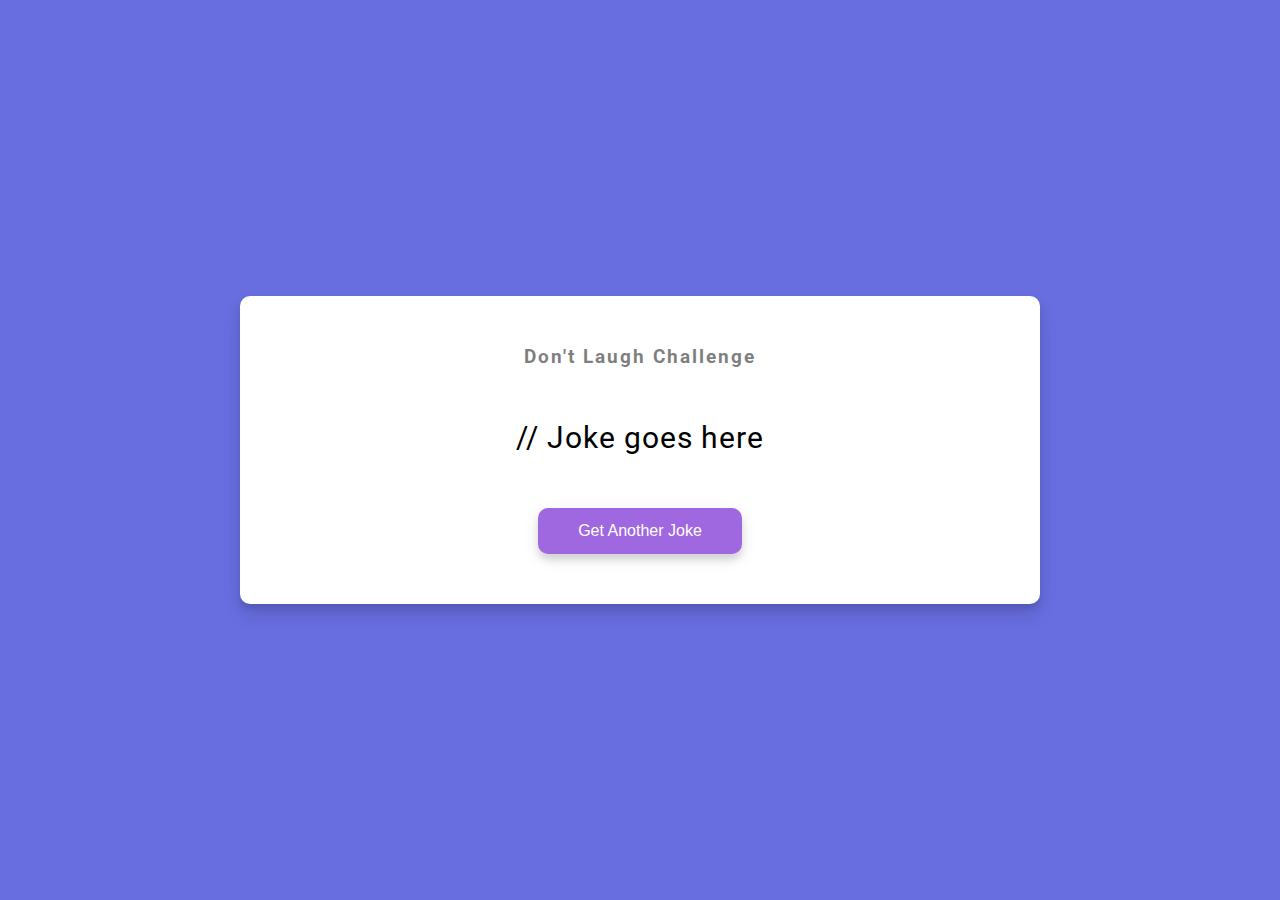
<file: dad_jokes/index.html>
<!DOCTYPE html>
<html>
    <head>
        <meta charset="utf-8">
        <meta http-equiv="X-UA-Compatible" content="IE=edge">
        <title>Dad Jokes</title>
        <meta name="description" content="">
        <meta name="viewport" content="width=device-width, initial-scale=1">
        <link rel="stylesheet" href="style.css">
        <link rel="icon" type="image/png" href="favicon.png"
    </head>
    <body>
        <div class="container">
            <h3>Don't Laugh Challenge</h3>
            <div id="joke" class="joke">// Joke goes here</div>
            <button id="jokeBtn" class="btn">Get Another Joke</button>
        </div>

        <script src="script.js" async defer></script>
    </body>
</html>
</file>
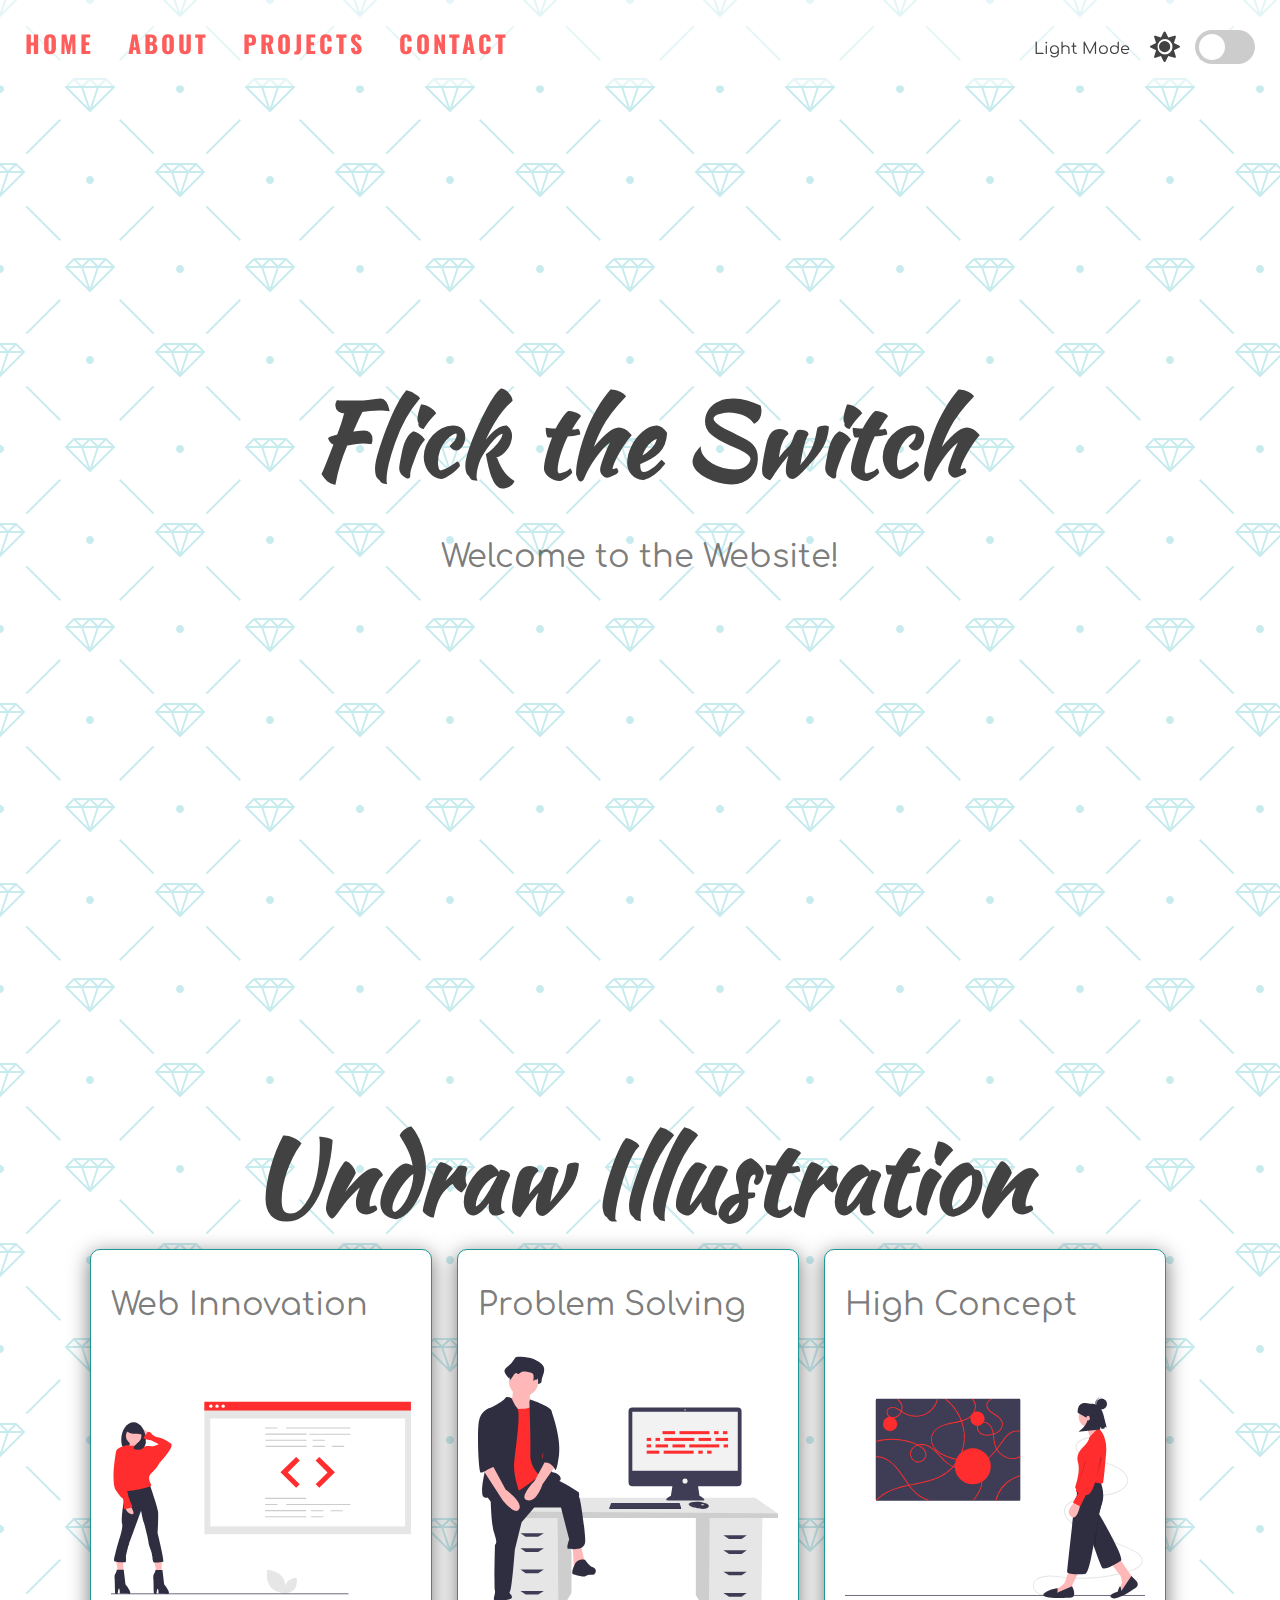
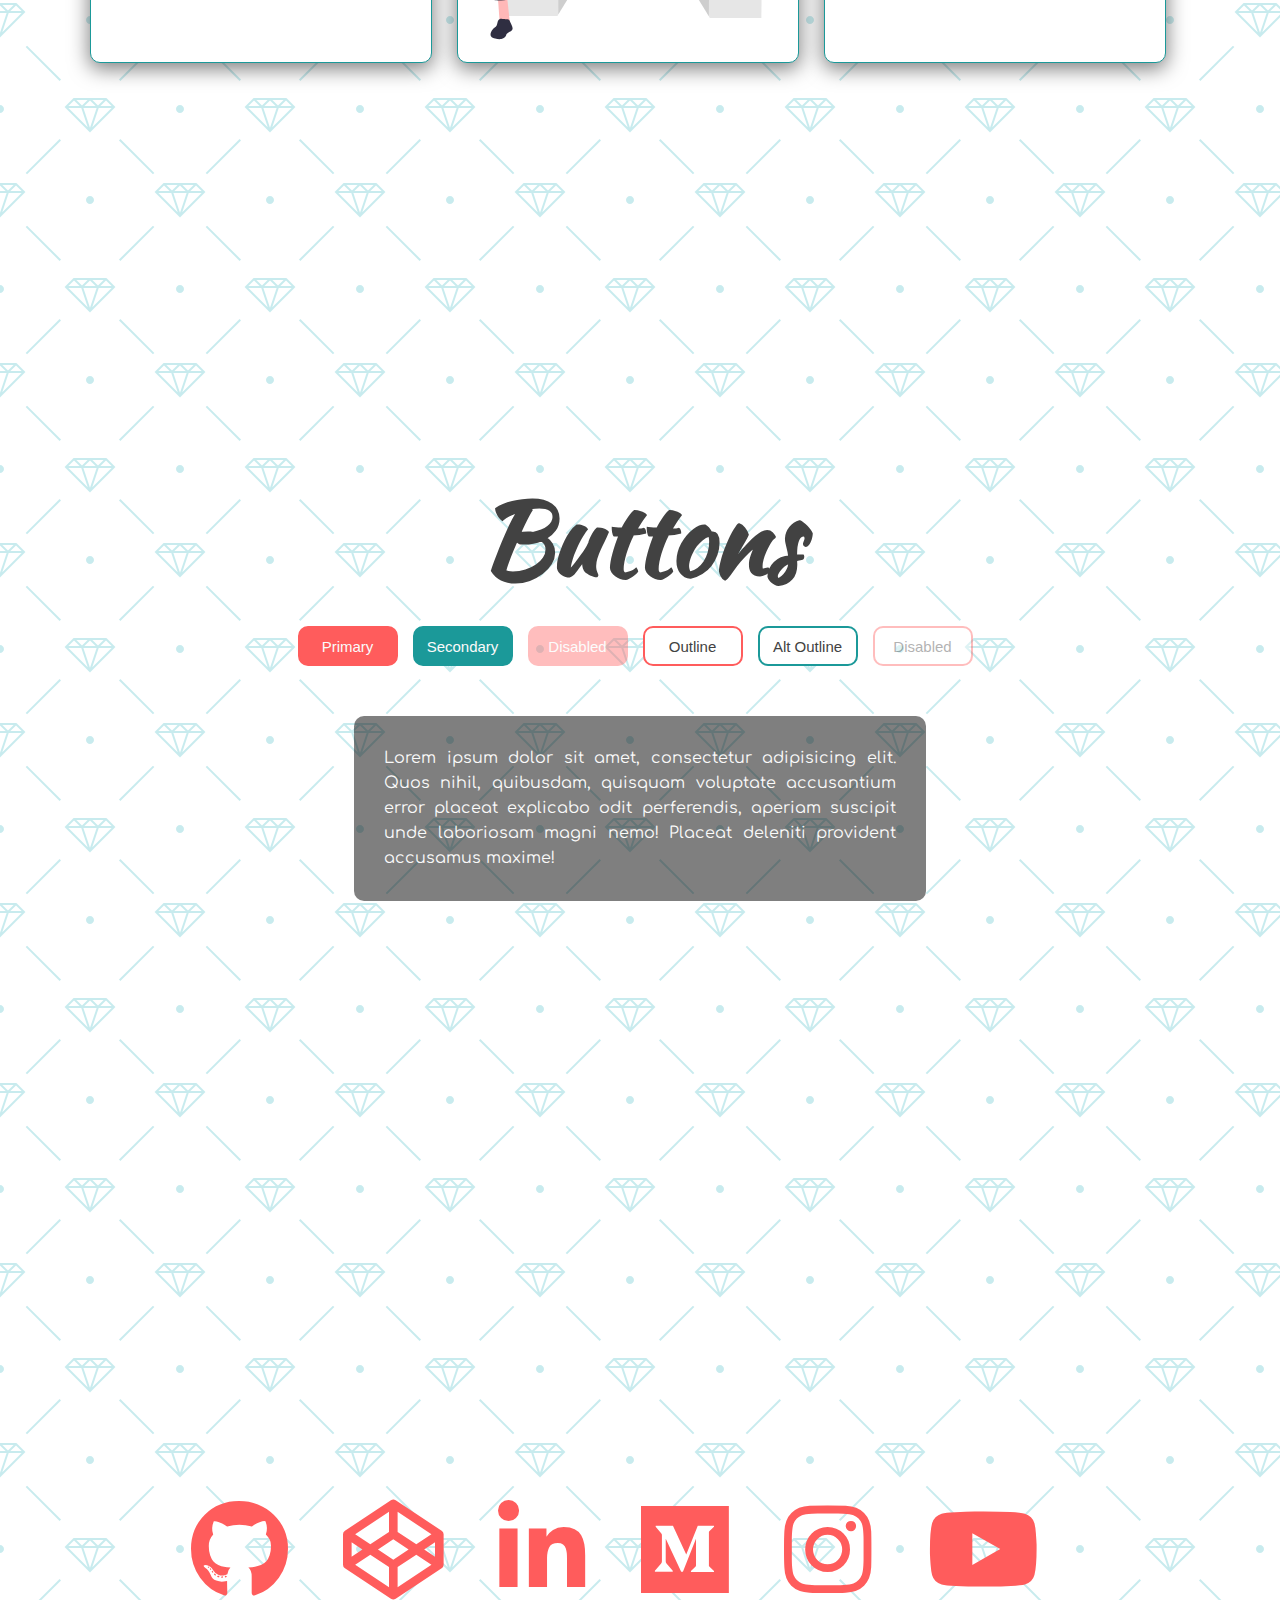
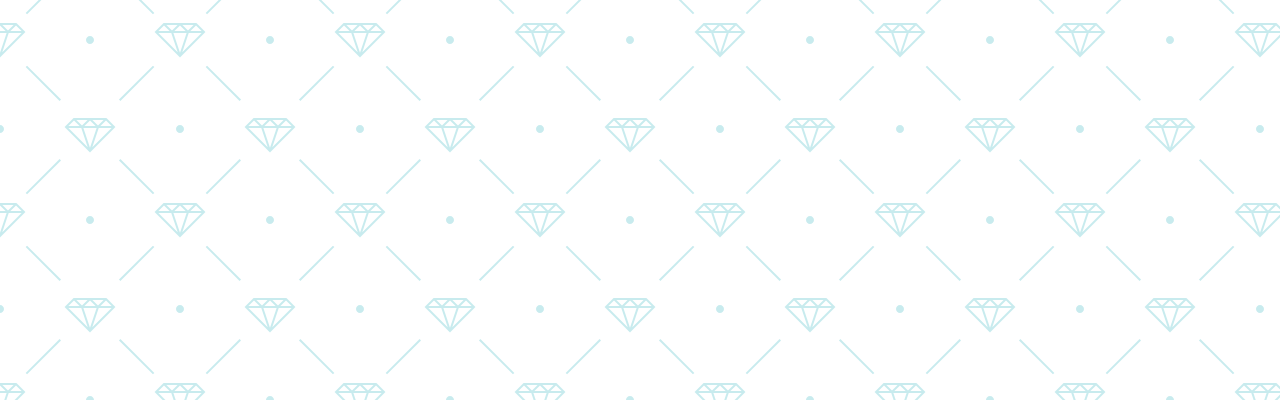
<file: light_dark_mode/index.html>
<!DOCTYPE html>
<html>
    <head>
        <meta charset="utf-8">
        <meta http-equiv="X-UA-Compatible" content="IE=edge">
        <title>Light Dark Mode</title>
        <meta name="description" content="">
        <meta name="viewport" content="width=device-width, initial-scale=1">
        <link rel="stylesheet" href="style.css">
        <link rel="icon" type="image/png" href="favicon.png">
        <link rel="icon" type="image/png" href="https://s2.googleusercontent.com/s2/favicons?domain=www.jacinto.design">
        <link rel="stylesheet" href="https://cdnjs.cloudflare.com/ajax/libs/font-awesome/5.10.2/css/all.min.css"/>

    </head>
    <body>
        <!-- Dark Mode Switch -->
        <div class="theme-switch-wrapper">
            <span id="toggle-icon">
                <span class="toggle-text">Light Mode</span>
                <i class="fas fa-sun"></i>
            </span>
            <label class="theme-switch">
                <input type="checkbox">
                <div class="slider round"></div>
            </label>
        </div>        
        <!-- Navigation -->
        <nav id="nav">
            <a href="#home">HOME</a>
            <a href="#about">ABOUT</a>
            <a href="#projects">PROJECTS</a>
            <a href="#contact">CONTACT</a>
        </nav>
        <!-- HOME SECTION -->
        <section id="home">
            <div class="title-group">
                <h1>Flick the Switch</h1>
                <h2>Welcome to the Website!</h2>
            </div>
        </section>
        <!-- About Section -->
        <section id="about">
            <h1>Undraw Illustration</h1>
            <div class="about-container">
                <div class="image-container">
                    <h2>Web Innovation</h2>
                    <img src="img/undraw_proud_coder_light.svg" alt="Proud Coder" id="image1">
                </div>
                <div class="image-container">
                    <h2>Problem Solving</h2>
                    <img src="img/undraw_feeling_proud_light.svg" alt="Proud Coder" id="image2">
                </div>
                <div class="image-container">
                    <h2>High Concept</h2>
                    <img src="img/undraw_conceptual_idea_light.svg" alt="Idea" id="image3">
                </div>
            </div>
        </section>
        <!-- Project Section -->
        <section id="projects">
            <h1>Buttons</h1>
            <div class="buttons">
                <button class="primary">Primary</button>
                <button class="secondary">Secondary</button>
                <button class="primary" disabled>Disabled</button>
                <button class="outline">Outline</button>
                <button class="secondary outline">Alt Outline</button>
                <button class="outline" disabled>Disabled</button>
            </div>
            <div class="text-box" id="text-box">
                <p>Lorem ipsum dolor sit amet, consectetur adipisicing elit. Quos nihil, quibusdam, quisquam voluptate accusantium error placeat explicabo odit perferendis, aperiam suscipit unde laboriosam magni nemo! Placeat deleniti provident accusamus maxime!</p>
            </div>
        </section>
        <!-- Contact Section -->
        <section id="contact">
            <div class="social-icons">
                <i class="fab fa-github"></i>
                <i class="fab fa-codepen"></i>
                <i class="fab fa-linkedin-in"></i>
                <i class="fab fa-medium"></i>
                <i class="fab fa-instagram"></i>
                <i class="fab fa-youtube"></i>
            </div>
        </section>
        <!-- Script -->
        <script src="script.js" async defer></script>
    </body>
</html>
</file>
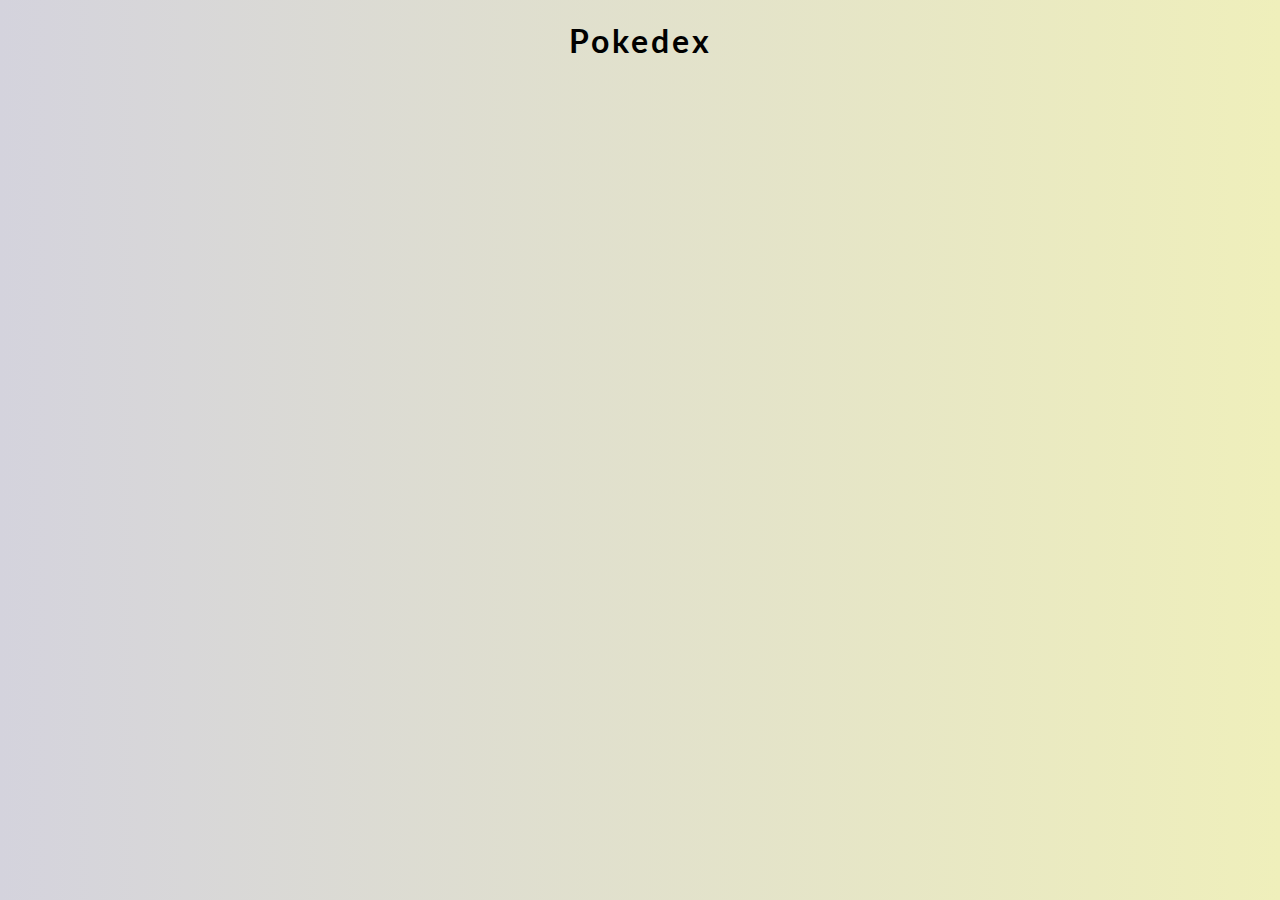
<file: pokedex/index.html>
<!DOCTYPE html>
<html lang="en">
<head>
    <meta charset="UTF-8">
    <meta http-equiv="X-UA-Compatible" content="IE=edge">
    <meta name="viewport" content="width=device-width, initial-scale=1.0">
    <link rel="stylesheet" href="style.css">
    <link rel="icon" href="favicon.png" type="image/png">
    <title>Pokedex</title>
</head>
<body>
    <h1>Pokedex</h1>
    <div class="poke-container"  id="poke-container"></div>

    <script src="script.js"></script>
</body>
</html>
</file>
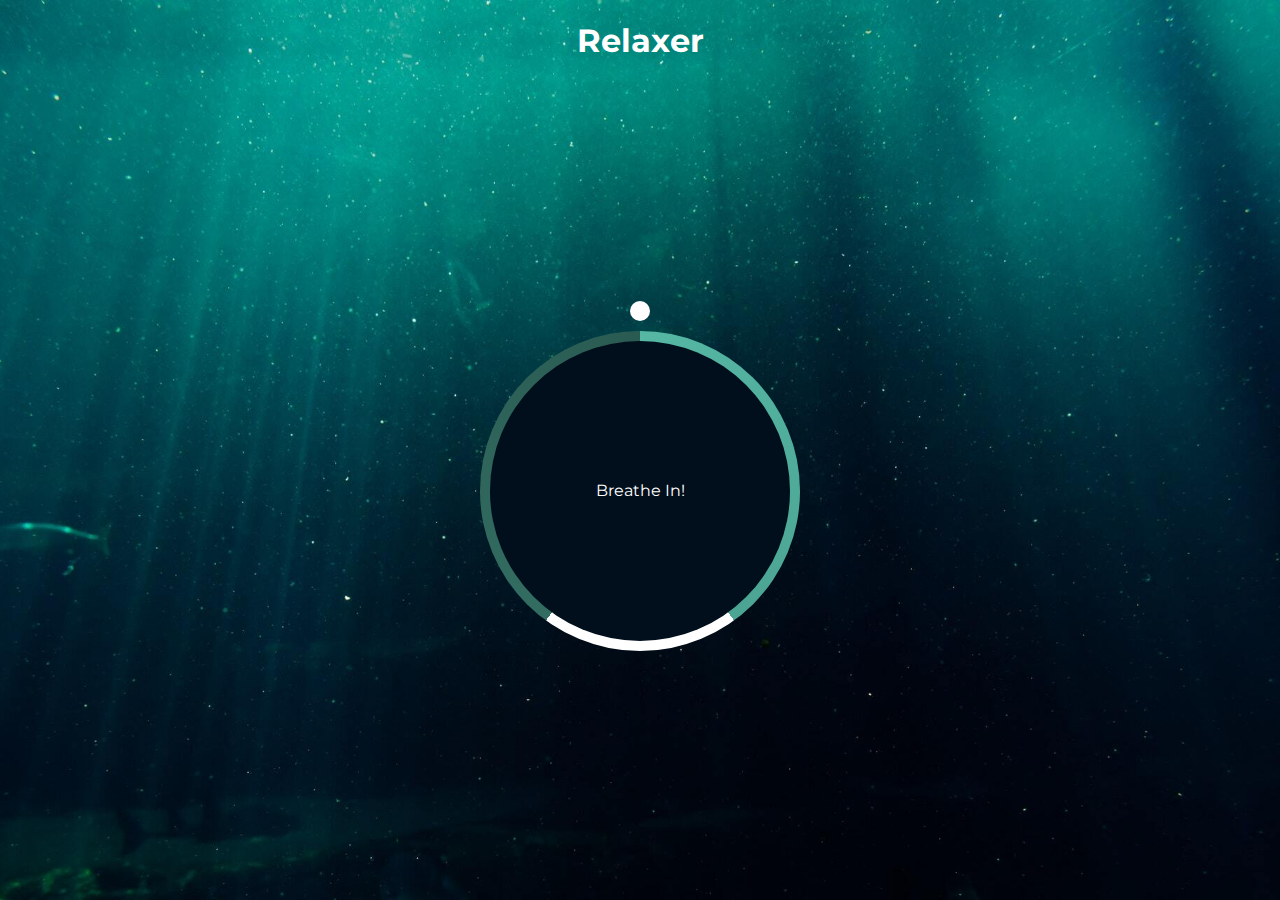
<file: relaxer/index.html>
<!DOCTYPE html>
<html lang="en">
<head>
    <meta charset="UTF-8">
    <meta http-equiv="X-UA-Compatible" content="IE=edge">
    <meta name="viewport" content="width=device-width, initial-scale=1.0">
    <link rel="stylesheet" href="style.css"/>
    <link rel="icon" type="image/png" href="favicon.png">
    <title>Relaxer</title>
</head>
<body>
    <h1>Relaxer</h1>

    <div class="container" id="container">
        <!-- parent container -->
        <div class="circle"></div>
        <!-- circle container -->
        <p id="text"></p>

        <div class="pointer-container">
            <!-- container that rotates -->
            <span class="pointer"></span>
        </div>

        <div class="gradient-circle"></div>
        <!-- container with gradient colors -->
    </div>

    <script src="script.js"></script>
</body>
</html>
</file>
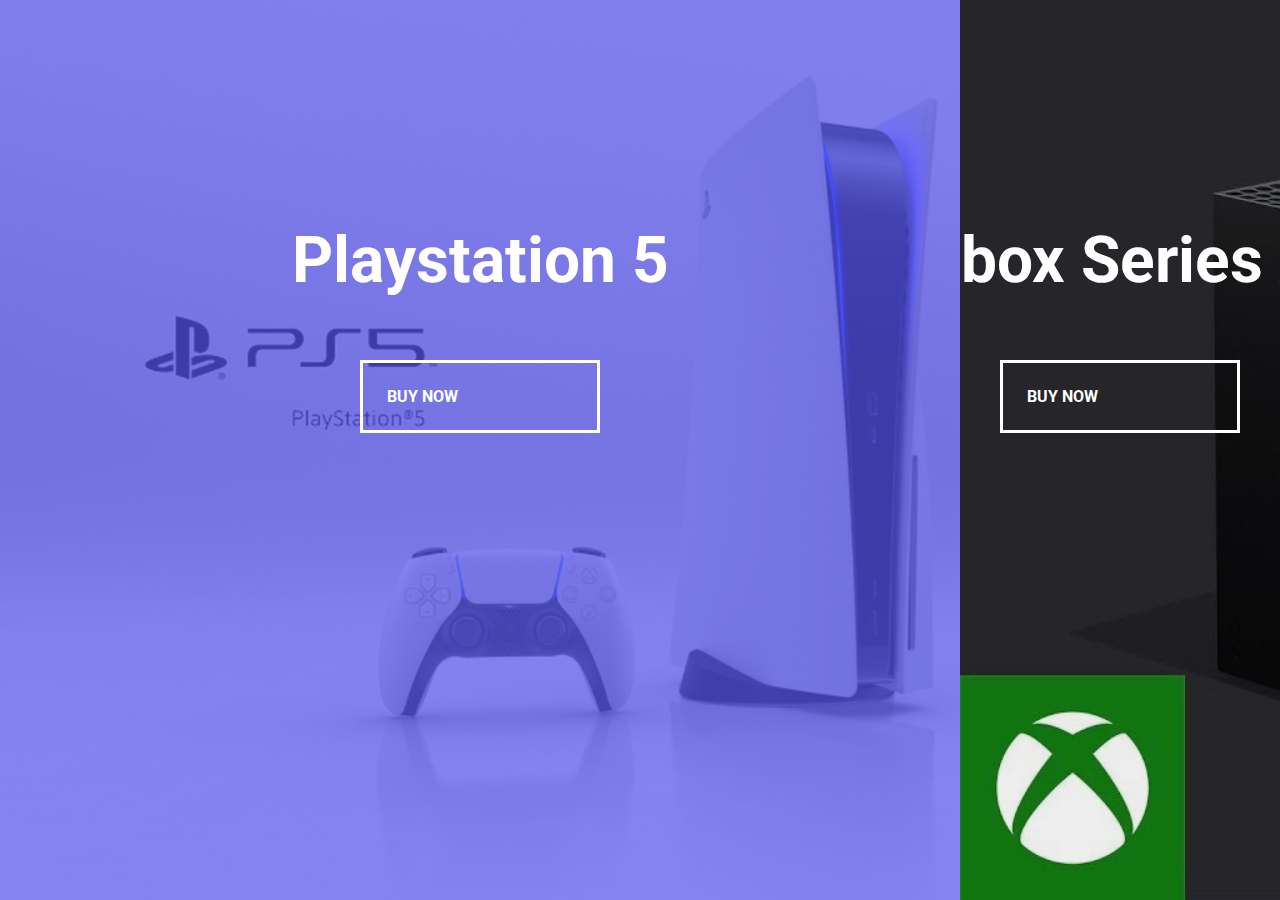
<file: the_choice/index.html>
<!DOCTYPE html>
<html>
    <head>
        <meta charset="utf-8">
        <meta http-equiv="X-UA-Compatible" content="IE=edge">
        <title>The Choice</title>
        <meta name="description" content="">
        <meta name="viewport" content="width=device-width, initial-scale=1">
        <link rel="icon" type="image/png" href="favicon.png">
        <link rel="stylesheet" href="style.css">
    </head>
    <body>
        <div class="container">
            <div class="split left">
                <!--two different class names: split and left. split will affect both div container, but left will only affect the first one because it has left in its classList-->
                <h1>Playstation 5</h1>
                <!-- h1 tag for left container -->
                <a href="https://www.youtube.com/watch?v=FzG4uDgje3M" target="_blank" rel="noopener noreferrer" class="btn">Buy Now</a>
            </div>
            <div class="split right">
                <!--two different class names: split and right. split will affect both div container, but right will only affect the first one because it has right in its classList-->
                <h1>Xbox Series X</h1>
                <!-- h1 tag for right container -->
                <a href="https://www.youtube.com/watch?v=FzG4uDgje3M" target="_blank" rel="noopener noreferrer" class="btn">Buy Now</a>
            </div>
        </div>
        
        <script src="script.js" async defer></script>
    </body>
</html>
</file>
<file: dad_jokes/style.css>
@import url("https://fonts.googleapis.com/css2?family=Roboto:wght@400;700&display=swap");

* {
  box-sizing: border-box;
}

body {
  background-color: #686de0;
  font-family: "Roboto", sans-serif;
  display: flex;
  flex-direction: column;
  align-items: center;
  justify-content: center;
  height: 100vh;
  overflow: hidden;
  margin: 0;
  padding: 20px;
}
.container {
  background-color: #fff;
  border-radius: 10px;
  box-shadow: 0 10px 20px rgba(0, 0, 0, 0.1), 0 6px 6px rgba(0, 0, 0, 0.1);
  padding: 50px 20px;
  text-align: center;
  max-width: 100%;
  width: 800px;
}
h3 {
  margin: 0;
  opacity: 0.5;
  letter-spacing: 2px;
}
.joke {
  font-size: 30px;
  letter-spacing: 1px;
  line-height: 40px;
  margin: 50px auto;
  max-width: 600px;
}
.btn {
  background-color: #9f68e0;
  color: #fff;
  border: 0;
  border-radius: 10px;
  box-shadow: 0 5px 15px rgba(0, 0, 0, 0.1), 0 6px 6px rgba(0, 0, 0, 0.1);
  padding: 14px 40px;
  font-size: 16px;
  cursor: pointer;
}

.btn:active {
  transform: scale(0.98);
}

.btn:focus {
  outline: 0;
}
</file>
<file: light_dark_mode/style.css>
@import url('https://fonts.googleapis.com/css2?family=Comfortaa&family=Kaushan+Script&family=Oswald&display=swap');
:root {
  --primary-color: rgb(255, 92, 92);
  --primary-variant: #ff2d2d;
  --secondary-color: #1b9999;
  --on-primary: rgb(250, 250, 250);
  --on-background: rgb(66, 66, 66);
  --on-background-alt: rgba(66, 66, 66, 0.7);
  --background: rgb(255, 255, 255);
  --box-shadow: 0 5px 20px 1px rgba(0, 0, 0, 0.5);
}
[data-theme="dark"] {
  --primary-color: rgb(150, 65, 255);
  --primary-variant: #6c63ff;
  --secondary-color: #03dac5;
  --on-primary: #000;
  --on-background: rgba(255, 255, 255, 0.9);
  --on-background-alt: rgba(255, 255, 255, 0.7);
  --background: #121212;
}
html {
  box-sizing: border-box;
  scroll-behavior: smooth;
}
body {
  margin: 0;
  color: var(--on-background);
  font-family: Comfortaa, sans-serif;
  background-color: var(--background);
  background-image: url("data:image/svg+xml,%3Csvg width='180' height='180' viewBox='0 0 180 180' xmlns='http://www.w3.org/2000/svg'%3E%3Cpath d='M81.28 88H68.413l19.298 19.298L81.28 88zm2.107 0h13.226L90 107.838 83.387 88zm15.334 0h12.866l-19.298 19.298L98.72 88zm-32.927-2.207L73.586 78h32.827l.5.5 7.294 7.293L115.414 87l-24.707 24.707-.707.707L64.586 87l1.207-1.207zm2.62.207L74 80.414 79.586 86H68.414zm16 0L90 80.414 95.586 86H84.414zm16 0L106 80.414 111.586 86h-11.172zm-8-6h11.173L98 85.586 92.414 80zM82 85.586L87.586 80H76.414L82 85.586zM17.414 0L.707 16.707 0 17.414V0h17.414zM4.28 0L0 12.838V0h4.28zm10.306 0L2.288 12.298 6.388 0h8.198zM180 17.414L162.586 0H180v17.414zM165.414 0l12.298 12.298L173.612 0h-8.198zM180 12.838L175.72 0H180v12.838zM0 163h16.413l.5.5 7.294 7.293L25.414 172l-8 8H0v-17zm0 10h6.613l-2.334 7H0v-7zm14.586 7l7-7H8.72l-2.333 7h8.2zM0 165.414L5.586 171H0v-5.586zM10.414 171L16 165.414 21.586 171H10.414zm-8-6h11.172L8 170.586 2.414 165zM180 163h-16.413l-7.794 7.793-1.207 1.207 8 8H180v-17zm-14.586 17l-7-7h12.865l2.333 7h-8.2zM180 173h-6.613l2.334 7H180v-7zm-21.586-2l5.586-5.586 5.586 5.586h-11.172zM180 165.414L174.414 171H180v-5.586zm-8 5.172l5.586-5.586h-11.172l5.586 5.586zM152.933 25.653l1.414 1.414-33.94 33.942-1.416-1.416 33.943-33.94zm1.414 127.28l-1.414 1.414-33.942-33.94 1.416-1.416 33.94 33.943zm-127.28 1.414l-1.414-1.414 33.94-33.942 1.416 1.416-33.943 33.94zm-1.414-127.28l1.414-1.414 33.942 33.94-1.416 1.416-33.94-33.943zM0 85c2.21 0 4 1.79 4 4s-1.79 4-4 4v-8zm180 0c-2.21 0-4 1.79-4 4s1.79 4 4 4v-8zM94 0c0 2.21-1.79 4-4 4s-4-1.79-4-4h8zm0 180c0-2.21-1.79-4-4-4s-4 1.79-4 4h8z' fill='%2349bdc9' fill-opacity='0.3' fill-rule='evenodd'/%3E%3C/svg%3E");
}
section {
  min-height: 100vh;
  display: flex;
  justify-content: center;
  align-items: center;
  flex-direction: column;
}
h1 {
  font-family: Kaushan Script, sans-serif;
  font-size: 100px;
  margin-bottom: 0;
}
h2 {
  color: var(--on-background-alt);
  font-size: 32px;
  font-weight: normal;
}
/* Navigation */
nav {
  z-index: 10;
  position: fixed;
  font-family: Oswald, sans-serif;
  font-size: 24px;
  letter-spacing: 3px;
  padding: 25px;
  width: 100vw;
  background: rgb(255 255 255 / 50%);
}
a {
  margin-right: 25px;
  color: var(--primary-color);
  text-decoration: none;
  border-bottom: 3px solid transparent;
  font-weight: bold;
}
a:hover,
a:focus {
  color: var(--on-background);
  border-bottom: 3px solid;
}
/* Home Section */
.title-group {
  text-align: center;
}
/* About Section */
.about-container {
  display: flex;
}
.image-container {
  border: 1px solid var(--secondary-color);
  border-radius: 10px;
  padding: 10px 20px;
  margin-right: 25px;
  width: auto;
  background: var(--background);
  box-shadow: var(--box-shadow);
}
img {
  height: 300px;
  width: 300px;
}
/* Projects Section */
.buttons {
  margin-top: 15px;
  margin-bottom: 50px;
}
button {
  min-width: 100px;
  height: 40px;
  cursor: pointer;
  border-radius: 10px;
  margin-right: 10px;
  border: 2px solid var(--primary-color);
  font-size: 15px;
  outline: none;
}
button:disabled {
  opacity: 0.4;
  cursor: default;
}
button:hover:not(.outline) {
  filter: brightness(110%);
}
.primary {
  background: var(--primary-color);
  color: var(--on-primary);
}
.secondary {
  border: 2px solid var(--secondary-color);
}
.secondary,
.secondary:hover,
.outline.secondary:hover {
  background: var(--secondary-color);
  color: var(--on-primary);
}
.outline {
  background: var(--background);
  color: var(--on-background);
}
.outline:hover {
  background: var(--primary-color);
  color: var(--on-primary);
}
.text-box {
  width: 40%;
  text-align: justify;
  background: rgb(0 0 0 / 50%);
  color: var(--on-primary);
  border-radius: 10px;
  padding: 30px;
}
p {
  margin: 0;
  line-height: 25px;
}
/* Contact Section */
.fab {
  font-size: 100px;
  margin-right: 50px;
  cursor: pointer;
  color: var(--primary-color);
}
.fab:hover {
  color: var(--on-background);
}
/* Dark Mode Toggle */
.theme-switch-wrapper {
  display: flex;
  align-items: center;
  z-index: 100;
  position: fixed;
  right: 25px;
  top: 30px;
}
.theme-switch-wrapper span {
  margin-right: 10px;
  font-size: 1rem;
}
.toggle-text {
  position: relative;
  top: -4px;
  right: 5px;
  color: var(--on-background);
}
.theme-switch {
  display: inline-block;
  height: 34px;
  position: relative;
  width: 60px;
}
.theme-switch input {
  display: none;
}
.slider {
  background: #ccc;
  bottom: 0;
  cursor: pointer;
  left: 0;
  position: absolute;
  right: 0;
  top: 0;
  transition: 0.4s;
}
.slider::before {
  background: #fff;
  bottom: 4px;
  content: "";
  height: 26px;
  left: 4px;
  position: absolute;
  transition: 0.4s;
  width: 26px;
}
input:checked + .slider {
  background: var(--primary-color);
}
input:checked + .slider::before {
  transform: translateX(26px);
}
.slider.round {
  border-radius: 34px;
}
.slider.round::before {
  border-radius: 50%;
}
.fas {
  font-size: 30px;
  margin-right: 5px;
}
</file>
<file: pokedex/style.css>
@import url('https://fonts.googleapis.com/css?family=Lato:300,400&display=swap');

* {
  box-sizing: border-box;
}

body {
  background: #efefbb;
  background: linear-gradient(to right, #d4d3dd, #efefbb);
  font-family: 'Lato', sans-serif;
  display: flex;
  flex-direction: column;
  align-items: center;
  justify-content: center;
  margin: 0;
}

h1 {
  letter-spacing: 3px;
}

.poke-container {
  display: flex;
  flex-wrap: wrap;
  align-items: space-between;
  justify-content: center;
  margin: 0 auto;
  max-width: 1200px;
}

.pokemon {
  background-color: #eee;
  border-radius: 10px;
  box-shadow: 0 3px 15px rgba(100, 100, 100, 0.5);
  margin: 10px;
  padding: 20px;
  text-align: center;
}

.pokemon .img-container {
  background-color: rgba(255, 255, 255, 0.6);
  border-radius: 50%;
  width: 120px;
  height: 120px;
  text-align: center;
}

.pokemon .img-container img {
  max-width: 90%;
  margin-top: 20px;
}

.pokemon .info {
  margin-top: 20px;
}

.pokemon .info .number {
  background-color: rgba(0, 0, 0, 0.1);
  padding: 5px 10px;
  border-radius: 10px;
  font-size: 0.8em;
}

.pokemon .info .name {
  margin: 15px 0 7px;
  letter-spacing: 1px;
}
</file>
<file: relaxer/style.css>
@import url('https://fonts.googleapis.com/css?family=Montserrat&display=swap');

* {
  box-sizing: border-box;
}

body {
  background: #224941 url('./imgs/bg.jpg') no-repeat center center/cover;
  color: #fff;
  font-family: 'Montserrat', sans-serif;
  min-height: 100vh;
  overflow: hidden;
  display: flex;
  flex-direction: column;
  align-items: center;
  margin: 0;
}
/* adjusting everything in body tag. displaying elements as a block-level flex container. making items centered. 100viewport height for entire page.  */

.container {
  display: flex;
  align-items: center;
  justify-content: center;
  margin: auto;
  height: 300px;
  width: 300px;
  position: relative;
  transform: scale(1);
}
/* container that contains everything */

.circle {
  background-color: #010f1c;
  height: 100%;
  width: 100%;
  border-radius: 50%;
  position: absolute;
  top: 0;
  left: 0;
  z-index: -1;
}
/* positioning of cirlce as well as adjusting width and height */
.gradient-circle {
  background: conic-gradient(
      /* gradient with color transitions rotated around a center point */
    #55b7a4 0%,
    #4ca493 40%,
    #fff 40%,
    #fff 60%,
    #336d62 60%,
    #2a5b52 100%
  );
  height: 320px;
  width: 320px;
  z-index: -2;
  border-radius: 50%;
  position: absolute;
  top: -10px;
  left: -10px;
}
.pointer {
    background-color: #fff;
    border-radius: 50%;
    height: 20px;
    width: 20px;
    display: block;
  }
  /* pointer inside pointer-container (result of that...rotate animation applied). 
     border-radius: 50% makes it look like a circle. */
  
  .pointer-container {
    position: absolute;
    top: -40px;
    left: 140px;
    width: 20px;
    height: 190px;
    animation: rotate 7.5s linear forwards infinite;
    transform-origin: bottom center;
  }
  /* container that uses the rotate animation for 7.5 secs long in one direction */
  @keyframes rotate {
    from {
      transform: rotate(0deg);
    }
  
    to {
      transform: rotate(360deg);
    }
  }
  /* rotate animation sequence...doing a 360 */
  
  .container.grow {
    animation: grow 3s linear forwards;
  }
  /* make animation 3 secs long and linear fowards */
  
  @keyframes grow {
    from {
      transform: scale(1);
    }
  
    to {
      transform: scale(1.2);
    }
  }
  /* grow animation sequence...transforming to a bigger scale */
  
  .container.shrink {
    animation: shrink 3s linear forwards;
  }
  /* make animation 3 secs long and linear fowards */
  
  @keyframes shrink {
    from {
      transform: scale(1.2);
    }
  
    to {
      transform: scale(1);
    }
  }
  /* shrink animation sequence...transforming to a smaller scale */
</file>
<file: the_choice/style.css>
@import url('https://fonts.googleapis.com/css2?family=Roboto:wght@400;700&display=swap');


:root {
    --left-bg-color: rgba(87,84,236,0.7);
    --right-bg-color: rgba(43,43,43,.08);
    --left-btn-hover-color: rgba(87,84,236,1);
    --right-btn-hover-color: rgba(28,122,28,1);
    --hover-width: 75%;
    --other-width: 25%;
    --speed: 1000ms;
}
/* declaring global variables */
* {
    box-sizing: border-box;
}
/* selecting all elements and including padding and border for element's width and height*/
body {
    font-family: 'Roboto',sans-serif;
    height: 100vh;
    overflow: hidden;
    margin: 0;
}

h1 {
    font-size: 4rem;
    color: #fff;
    position: absolute;
    left: 50%;
    top: 20%;
    transform: translateX(-50%);
    white-space: nowrap;
}
/* translateX(using x-axis) to make h1 centered. nowrap for text to be on a single line */

.btn {
    position: absolute;
    left: flex;
    align-items: center;
    justify-content: center;
    left: 50%;
    top: 40%;
    transform: translate(-50%);
    text-decoration: none;
    color: #fff;
    border: #fff solid 0.2rem;
    font-size: 1rem;
    font-weight: bold;
    text-transform: uppercase;
    width: 15rem;
    padding: 1.5rem;
}
/* design of btn and centering btn inside split containers*/

.split.left .btn:hover {
    background-color: var(--left-btn-hover-color);
    border-color: var(--left-btn-hover-color)
}
/* setting color for left btn  */
.split.right .btn:hover {
    background-color: var(--right-btn-hover-color);
    border-color: var(--right-btn-hover-color);
}
/* setting color for right btn */
.container {
    position: relative;
    width: 100%;
    height: 100%;
    background: #333;
}
/* position set to relative so we can set child containers to absolute. setting width and height */
.split{
    position: absolute;
    width: 50%;
    height: 100%;
    overflow: hidden;
}
/* setting width and height. overflow hidden for any content that overflows will be invisible. */
.split.left {
    left: 0;
    background: url(ps.jpg);
    background-repeat: no-repeat;
    background-size: cover;
}
/* importing img and making it not repeat in background. */
.split.left::before {
    content: '';
    position: absolute;
    width: 100%;
    height: 100%;
    background-color: var(--left-bg-color);
}

.split.right {
    right: 0;
    background: url(xbox.jpg);
    background-repeat: no-repeat;
    background-size: cover;
}
/* importing img and making it not repeat in background. */
.split.right::before {
    content: '';
    position: absolute;
    width: 100%;
    height: 100%;
    background-color: var(--right-bg-color);
}

.split.right,
.split.left,
.split.right::before,
.split.left::before {
    transition: all var(--speed) ease-in-out;
}
/* making sure transition speed eases in and out before hovering over any side*/
.hover-left .left {
    width: var(--hover-width);
}
/* while hovering left side...left container width is set to 75% of the screen */
.hover-left .right {
    width: var(--other-width);
}
/*  while hovering left side...right container width is set to 25% of the screen */
.hover-right .right {
    width: var(--hover-width);
}
/*  while hovering right side...right container width is set to 75% of the screen */
.hover-right .left {
    width: var(--other-width);
}
/*  while hovering right side...left container width is set to 25% of the screen */
@media (max-width: 800px) {
    h1 {
        font-size: 2rem;
        top: 30%;
    }

    .btn {
        padding: 1.2rem;
        width: 12rem;
    }
}
</file>
